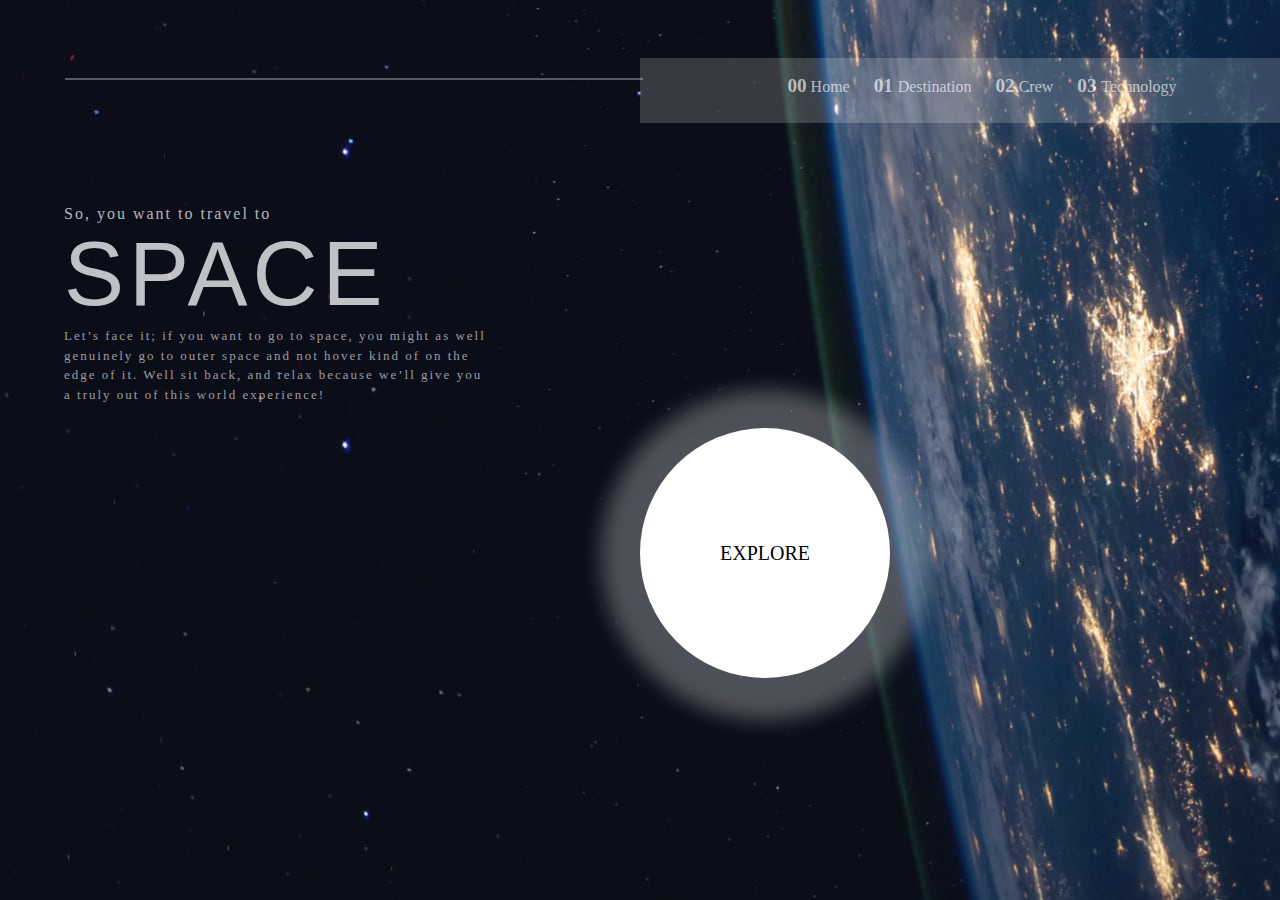
<file: index.html>
<!DOCTYPE html>
<html lang="en">
<head>
  <meta charset="UTF-8">
  <meta name="viewport" content="width=device-width, initial-scale=1.0">

  <link rel="icon" type="image/png" sizes="32x32" href="./assets/favicon-32x32.png">
  <link rel="stylesheet" href="style.css">
  
  <title>Frontend Mentor | Space tourism website</title>
</head>
<body>
  <div class="container">
    <div  class="nav-line"><hr></div>
<div class="nav">
  <a><span class="bold">00</span> Home</a>
  <a href="destination-moon.html"><span class="bold">01 </span>Destination</a>
  <a href="crew-specialist.html"><span class="bold">02</span> Crew</a>
  <a><span class="bold">03&nbsp;</span>Technology</a>
</div>
<!--Mobile menu view starts here-->
<div class="mobile-menu" id="myMenu">
<button class="close" onclick="closeNav()"> &times;</button>
<a href="index.html"><span class="bold">00</span> Home</a>
<a href="destination-moon.html"><span class="bold">01 </span>Destination</a>
<a href="crew-specialist.html"><span class="bold">02</span> Crew</a>
<a href="technology-vehicle.html"><span class="bold">03</span>Technology</a>
</div>
<button onclick="openNav()">&#9776;</button>
<br> <!--end of mobile nav-->
<div class="intro">
  <h4>So, you want to travel to</h4>
  <h1>SPACE</h1>
  <p>Let’s face it; if you want to go to space, you might as well<br>
  genuinely go to outer space and not hover kind of on the <br>
  edge of it. Well sit back, and relax because we’ll give you <br>
  a truly out of this world experience!</p>
</div>
<div class="circle">
  <h2 class="explore">EXPLORE</h2>
</div>

</div>
<script src="script.js"></script>
</body>
</html>
</file>
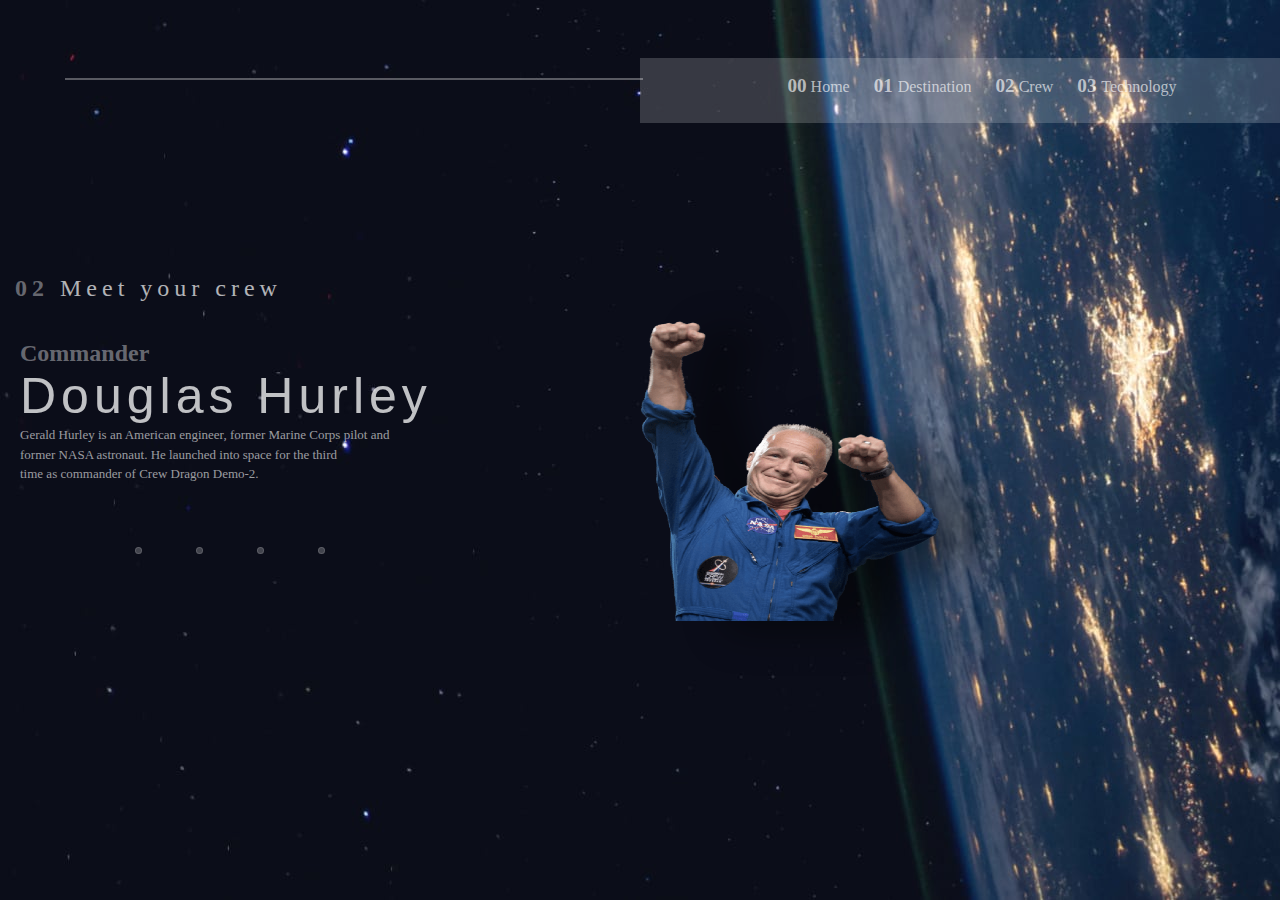
<file: crew-commander.html>
<!DOCTYPE html>
<html lang="en">
<head>
  <meta charset="UTF-8">
  <meta name="viewport" content="width=device-width, initial-scale=1.0">

  <link rel="icon" type="image/png" sizes="32x32" href="./assets/favicon-32x32.png">
  <link rel="stylesheet" href="style.css">
  <title>Frontend Mentor | Space tourism website</title>
</head>
<body background="assets/crew/background-crew-desktop.jpg">
  <div class="container">
    <div  class="nav-line"><hr></div>
<div class="nav">
  <a href="index.html"><span class="bold">00</span> Home</a>
  <a  href="destination-moon.html"><span class="bold">01 </span>Destination</a>
  <a href="crew-specialist.html"><span class="bold">02</span> Crew</a>
  <a href="technology-vehicle.html"><span class="bold"> 03 </span>Technology</a>
</div>
<div class="mobile-menu" id="myMenu">
  <button class="close" onclick="closeNav()"> &times;</button>
  <a href="index.html"><span class="bold">00</span> Home</a>
  <a href="destination-moon.html"><span class="bold">01 </span>Destination</a>
  <a href="crew-specialist.html"><span class="bold">02</span> Crew</a>
  <a href="technology-vehicle.html"><span class="bold"> 03 </span>Technology</a>
  </div>
  <button onclick="openNav()">&#9776;</button>
<br>
<div class="crew-mem">
<img src="assets/crew/image-douglas-hurley.png" height="300px"width="300px">
</div>
<h2 class="meet-crew"><span class="zero2">02</span> Meet your crew</h2> <br>
<div class="info">
  <h2 class="job">Commander</h2>
  <h1 class="name">Douglas Hurley</h1>

  <p> Gerald Hurley is an American engineer, former Marine Corps pilot 
  and <br>former NASA astronaut. He launched into space for the third <br>time as 
  commander of Crew Dragon Demo-2.</p>
</div>

<div class="scroll-nav">
  

<a href="crew-specialist.html"><div class="slide-scroll"></div> 
</a>


  <a href="crew-pilot.html"> <div class="slide-scroll" ></div> 
</a>


  <a href="crew-engineer.html"><div class="slide-scroll"></div>
  </a>


  <a href="crew-commander.html"><div class="slide-scroll"></div>
  </a>


</div>

</div>
</div>
<script src="script.js"></script>
</body>
</html>
</file>
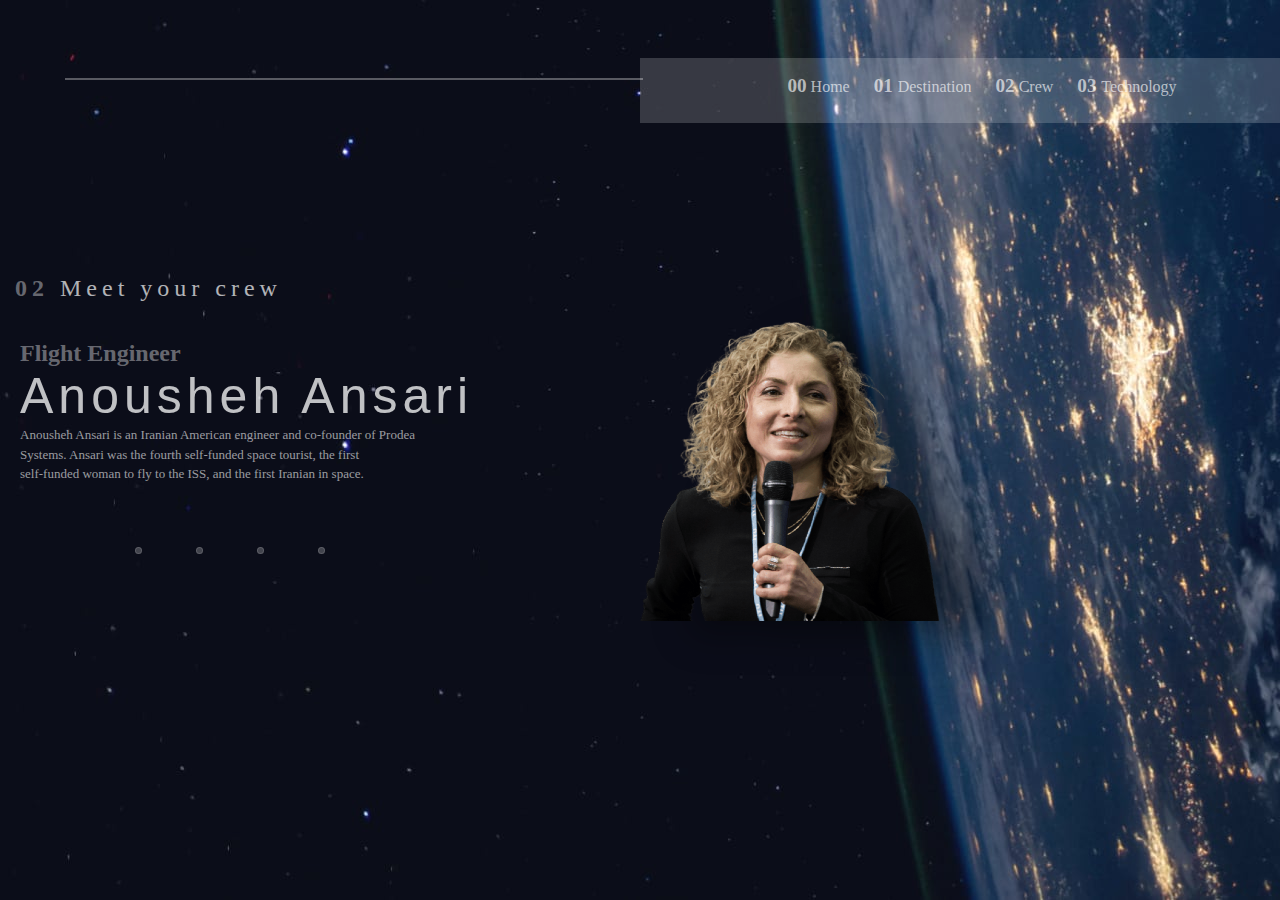
<file: crew-engineer.html>
<!DOCTYPE html>
<html lang="en">
<head>
  <meta charset="UTF-8">
  <meta name="viewport" content="width=device-width, initial-scale=1.0">

  <link rel="icon" type="image/png" sizes="32x32" href="./assets/favicon-32x32.png">
  <link rel="stylesheet" href="style.css">
  <title>Frontend Mentor | Space tourism website</title>
</head>
<body background="assets/crew/background-crew-desktop.jpg">
  <div class="container">
    <div  class="nav-line"><hr></div>
<div class="nav">
  <a href="index.html"><span class="bold">00</span> Home</a>
  <a  href="destination-moon.html"><span class="bold">01 </span>Destination</a>
  <a href="crew-specialist.html"><span class="bold">02</span> Crew</a>
  <a href="technology-vehicle.html"><span class="bold"> 03 </span>Technology</a>
</div>
<div class="mobile-menu" id="myMenu">
  <button class="close" onclick="closeNav()"> &times;</button>
  <a href="index.html"><span class="bold">00</span> Home</a>
  <a href="destination-moon.html"><span class="bold">01 </span>Destination</a>
  <a href="crew-specialist.html"><span class="bold">02</span> Crew</a>
  <a href="technology-vehicle.html"><span class="bold"> 03 </span>Technology</a>
  </div>
  <button onclick="openNav()">&#9776;</button>
<br>
<div class="crew-mem">
<img src="assets/crew/image-anousheh-ansari.png" height="300px"width="300px">
</div>
<h2 class="meet-crew"><span class="zero2">02</span> Meet your crew</h2> <br>
<div class="info">
  <h2 class="job">Flight Engineer</h2>
  <h1 class="name">Anousheh Ansari</h1>

  <p>Anousheh Ansari is an Iranian American engineer and co-founder of Prodea <br>Systems. 
  Ansari was the fourth self-funded space tourist, the first <br>self-funded woman to 
  fly to the ISS, and the first Iranian in space. </p>
</div>

<div class="scroll-nav">
  

<a href="crew-specialist.html"><div class="slide-scroll"></div> 
</a>


  <a href="crew-pilot.html"> <div class="slide-scroll" ></div> 
</a>


  <a href="crew-engineer.html"><div class="slide-scroll"></div>
  </a>


  <a href="crew-commander.html"><div class="slide-scroll"></div>
  </a>


</div>

</div>
</div>
<script src="script.js"></script>
</body>
</html>
</file>
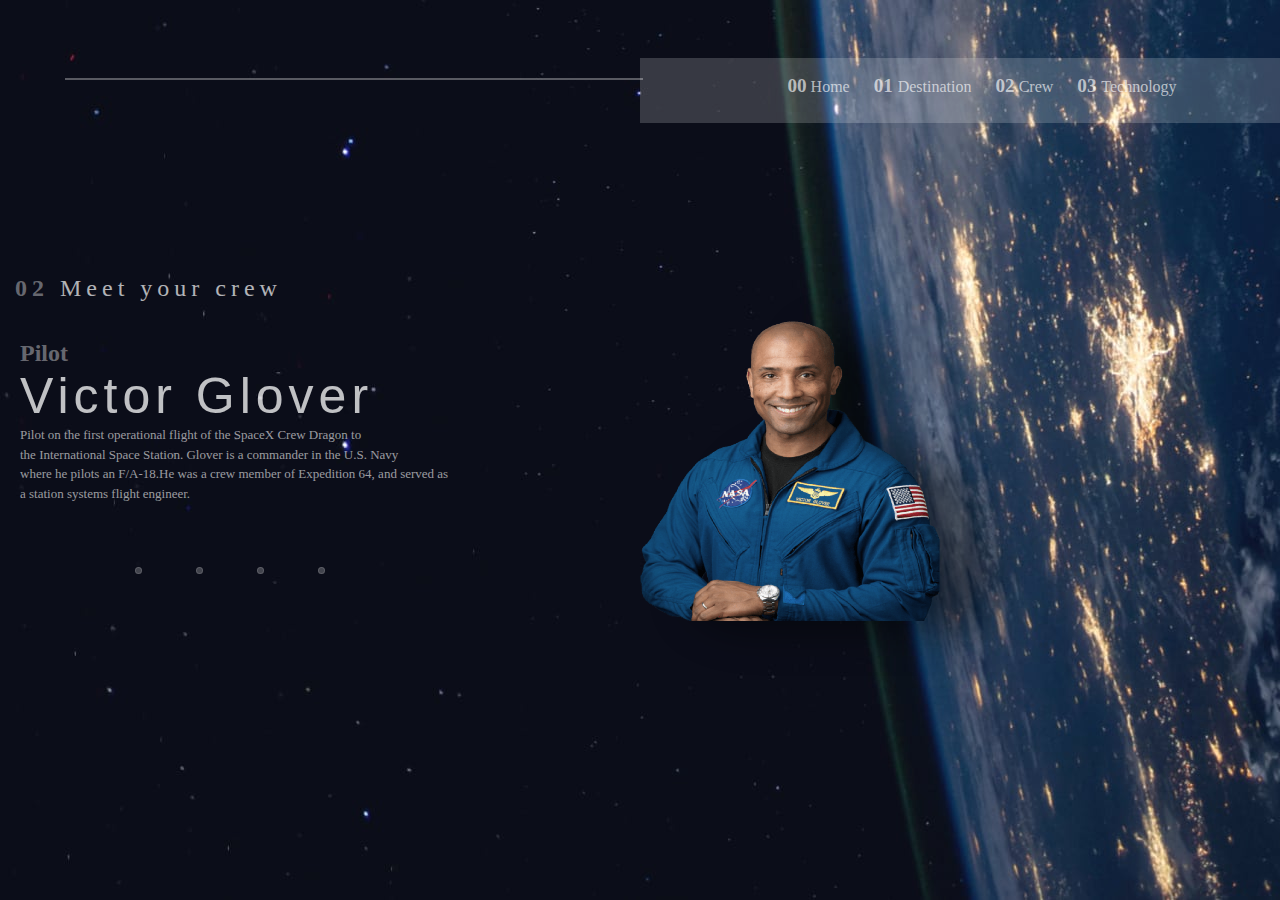
<file: crew-pilot.html>
<!DOCTYPE html>
<html lang="en">
<head>
  <meta charset="UTF-8">
  <meta name="viewport" content="width=device-width, initial-scale=1.0">

  <link rel="icon" type="image/png" sizes="32x32" href="./assets/favicon-32x32.png">
  <link rel="stylesheet" href="style.css">
  <title>Frontend Mentor | Space tourism website</title>
</head>

  <body background="assets/crew/background-crew-desktop.jpg">
    <div class="container">
      <div  class="nav-line"><hr></div>
  <div class="nav">
    <a href="index.html"><span class="bold">00</span> Home</a>
    <a  href="destination-moon.html"><span class="bold">01 </span>Destination</a>
    <a href="crew-specialist.html"><span class="bold">02</span> Crew</a>
    <a href="technology-vehicle.html"><span class="bold"> 03 </span>Technology</a>
  </div>
  <div class="mobile-menu" id="myMenu">
    <button class="close" onclick="closeNav()"> &times;</button>
    <a href="index.html"><span class="bold">00</span> Home</a>
    <a href="destination-moon.html"><span class="bold">01 </span>Destination</a>
    <a href="crew-specialist.html"><span class="bold">02</span> Crew</a>
    <a href="technology-vehicle.html"><span class="bold"> 03 </span>Technology</a>
    </div>
    <button onclick="openNav()">&#9776;</button>
  <br>
  <div class="crew-mem">
  <img src="assets/crew/image-victor-glover.png" height="300px"width="300px">
  </div>
  <h2 class="meet-crew"><span class="zero2">02</span> Meet your crew</h2> <br>
  <div class="info">

    <h2 class="job">Pilot</h2>
    <h1 class="name">Victor Glover</h1>

  <p>Pilot on the first operational flight of the SpaceX Crew Dragon to <br>the 
  International Space Station. Glover is a commander in the U.S. Navy<br> where 
  he pilots an F/A-18.He was a crew member of Expedition 64, and served as<br> a 
  station systems flight engineer. </p>
</div>

<div class="scroll-nav">
  

<a href="crew-specialist.html"><div  class="slide-scroll"></div> 
</a>


  <a href="crew-pilot.html"> <div class="slide-scroll" ></div> 
</a>


  <a href="crew-engineer.html"><div class="slide-scroll"></div>
  </a>


  <a href="crew-commander.html"><div class="slide-scroll"></div>
  </a>


</div>

</div>
</div>
<script src="script.js"></script>
</body>
</html>
</file>
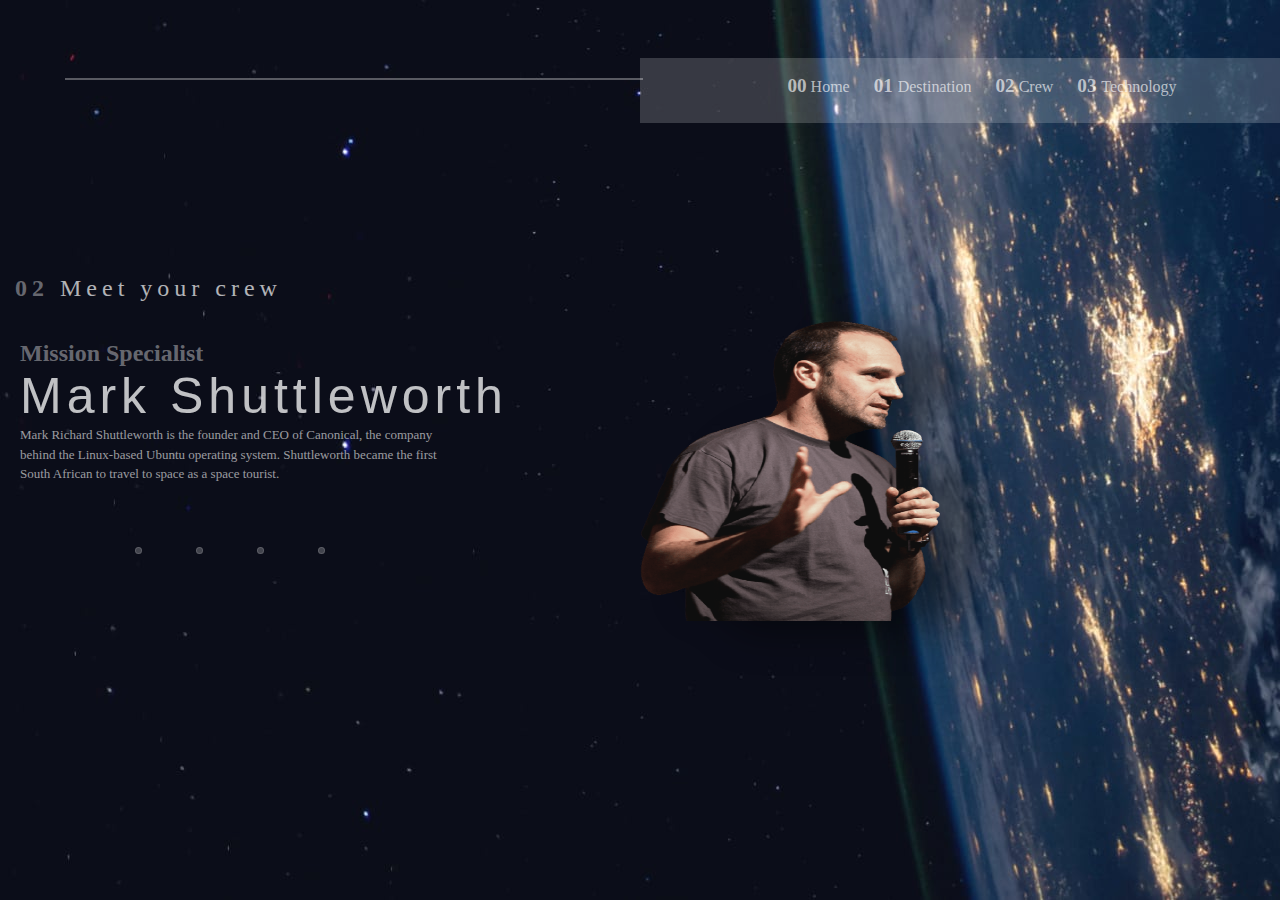
<file: crew-specialist.html>
<!DOCTYPE html>
<html lang="en">
<head>
  <meta charset="UTF-8">
  <meta name="viewport" content="width=device-width, initial-scale=1.0">

  <link rel="icon" type="image/png" sizes="32x32" href="./assets/favicon-32x32.png">
  <link rel="stylesheet" href="style.css">
  <title>Frontend Mentor | Space tourism website</title>
</head>
<body background="assets/crew/background-crew-desktop.jpg">
  <div class="container">
    <div  class="nav-line"><hr></div>
<div class="nav">
  <a href="index.html"><span class="bold">00</span> Home</a>
  <a  href="destination-moon.html"><span class="bold">01 </span>Destination</a>
  <a href="crew-specialist.html"><span class="bold">02</span> Crew</a>
  <a href="technology-vehicle.html"><span class="bold"> 03 </span>Technology</a>
</div>
<div class="mobile-menu" id="myMenu">
  <button class="close" onclick="closeNav()"> &times;</button>
  <a href="index.html"><span class="bold">00</span> Home</a>
  <a href="destination-moon.html"><span class="bold">01 </span>Destination</a>
  <a href="crew-specialist.html"><span class="bold">02</span> Crew</a>
  <a href="technology-vehicle.html"><span class="bold"> 03 </span>Technology</a>
  </div>
  <button onclick="openNav()">&#9776;</button>
<br>
<div class="crew-mem">
<img src="assets/crew/image-mark-shuttleworth.png" height="300px"width="300px">
</div>
<h2 class="meet-crew"><span class="zero2">02</span> Meet your crew</h2> <br>
<div class="info">
  <h2 class="job">Mission Specialist</h2>
  <h1 class="name">Mark Shuttleworth</h1>

  <p>Mark Richard Shuttleworth is the founder and CEO of Canonical, the company <br>behind 
  the Linux-based Ubuntu operating system. Shuttleworth became the first <br>South 
  African to travel to space as a space tourist.</p>
</div>

<div class="scroll-nav">
  

<a href="crew-specialist.html"><div class="slide-scroll"></div> 
</a>


  <a href="crew-pilot.html"> <div class="slide-scroll" ></div> 
</a>


  <a href="crew-engineer.html"><div class="slide-scroll"></div>
  </a>


  <a href="crew-commander.html"><div class="slide-scroll"></div>
  </a>


</div>
  </div>
  </div>
  <script src="script.js"></script>
</body>
</html>
</file>
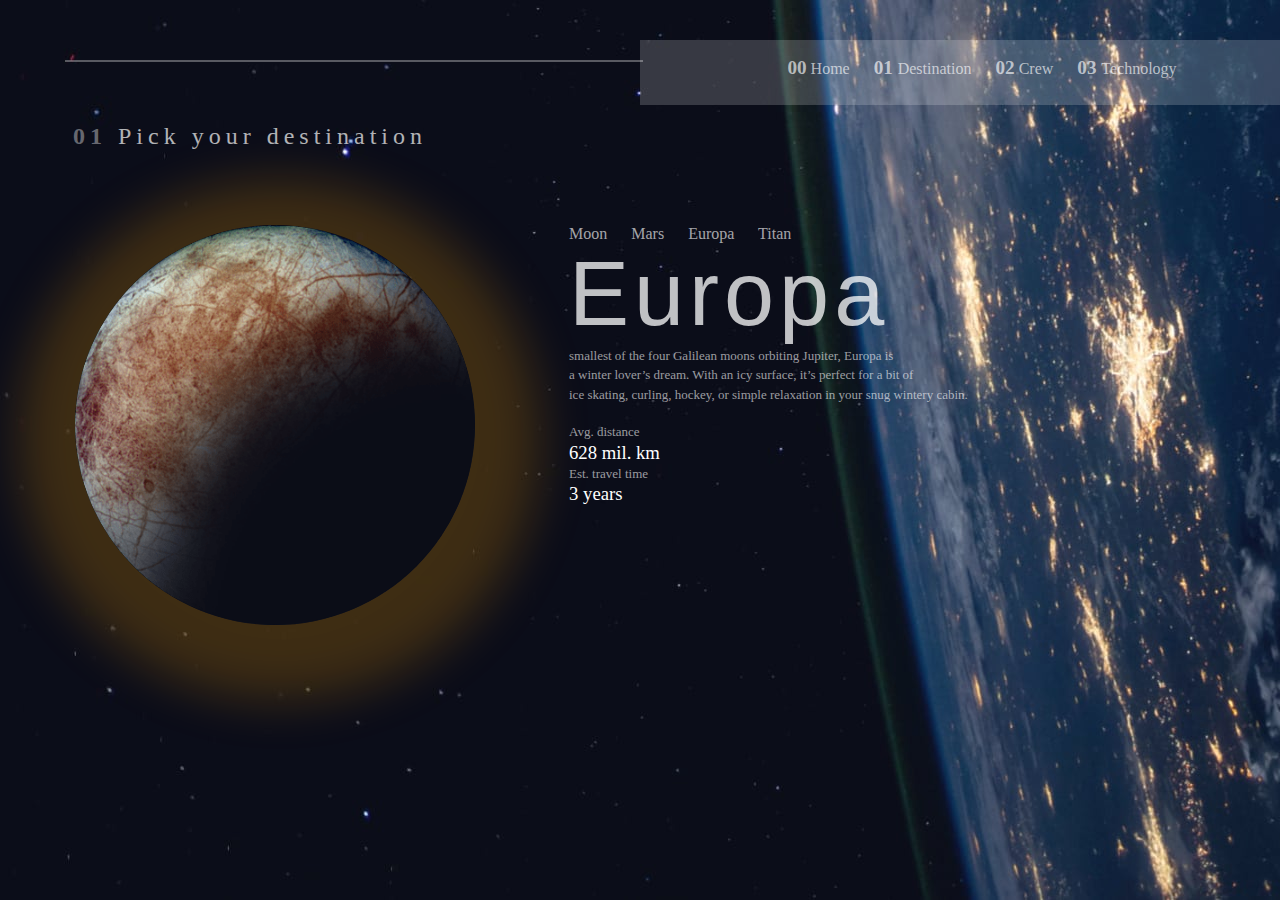
<file: destination-europa.html>
<!DOCTYPE html>
<html lang="en">
<head>
  <meta charset="UTF-8">
  <meta name="viewport" content="width=device-width, initial-scale=1.0">

  <link rel="icon" type="image/png" sizes="32x32" href="./assets/favicon-32x32.png">
  <link rel="stylesheet" href="style.css">
  <title>Frontend Mentor | Space tourism website</title>
</head>
<body background="assets/destination/background-destination-desktop.jpg">

  <div class="container01">
    <div  class="nav-line"><hr></div>
<div class="nav">

  <a href="index.html"><span class="bold">00</span> Home</a>
  <a  href="destination-moon.html"><span class="bold">01 </span>Destination</a>
  <a href="crew-specialist.html"><span class="bold">02</span> Crew</a>
  <a href="technology-vehicle.html"><span class="bold"> 03 </span>Technology</a>
</div>
<div class="mobile-menu" id="myMenu">
  <button class="close" onclick="closeNav()"> &times;</button>
  <a href="index.html"><span class="bold">00</span> Home</a>
  <a href="destination-moon.html"><span class="bold">01 </span>Destination</a>
  <a href="crew-specialist.html"><span class="bold">02</span> Crew</a>
  <a href="technology-vehicle.html"><span class="bold"> 03 </span>Technology</a>
  </div>
  <button onclick="openNav()">&#9776;</button>
<br>
  <div class="left">
  <h2 class="title"><span class="zero1">01 </span> Pick your destination</h2>
<img id="europa"class="planet" src="assets/destination/image-europa.png" alt="europa" width="400px" height="400px">
  </div>
  <div class="right">
    <div class="nav1">
  <a href="destination-moon.html">Moon</a>
  <a href="destination-mars.html">Mars</a>
  <a>Europa</a>
  <a href="destination-titan.html">Titan</a>

  
  <h1>Europa</h1>

  <p> smallest of the four Galilean moons orbiting Jupiter, Europa is <br> a 
  winter lover’s dream. With an icy surface, it’s perfect for a bit of <br>
  ice skating, curling, hockey, or simple relaxation in your snug 
  wintery cabin.</p>
  <br>
<div class="facts">
  <p>Avg. distance</p>
  <h3>628 mil. km</h3>

  <p>Est. travel time</p>
  <h3>3 years</h3>
</div>
</div>
</div>
</div>
<script src="script.js"></script>
</body>
</html>
</file>
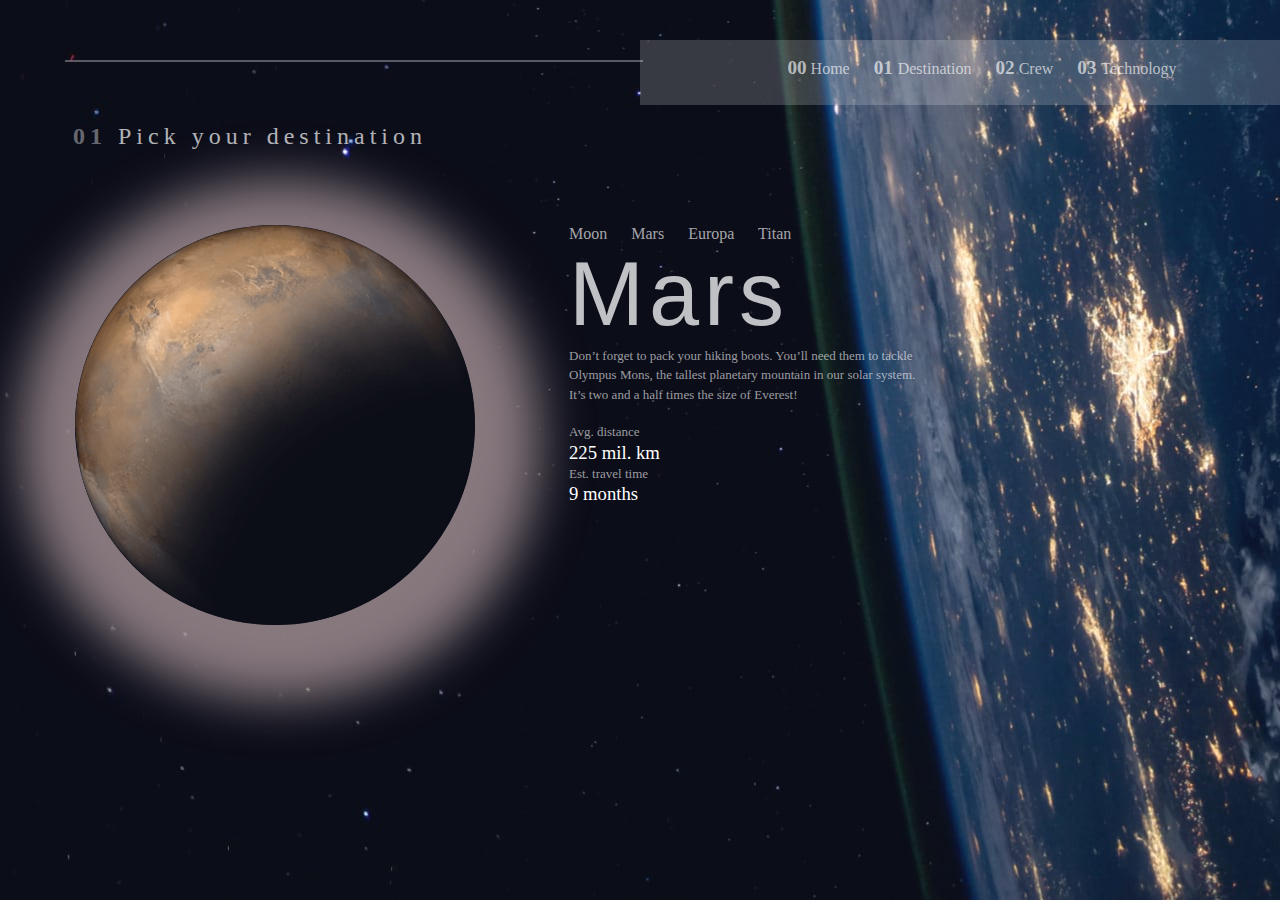
<file: destination-mars.html>
<!DOCTYPE html>
<html lang="en">
<head>
  <meta charset="UTF-8">
  <meta name="viewport" content="width=device-width, initial-scale=1.0">

  <link rel="icon" type="image/png" sizes="32x32" href="./assets/favicon-32x32.png">
  <link rel="stylesheet" href="style.css">
  <title>Frontend Mentor | Space tourism website</title>
</head>
<body background="assets/destination/background-destination-desktop.jpg" width="400px" height="400px">

  
  <div class="container01">
    <div  class="nav-line"><hr></div>
<div class="nav">

  <a href="index.html"><span class="bold">00</span> Home</a>
  <a  href="destination-moon.html"><span class="bold">01 </span>Destination</a>
  <a href="crew-specialist.html"><span class="bold">02</span> Crew</a>
  <a href="technology-vehicle.html"><span class="bold"> 03 </span>Technology</a>
</div>
<div class="mobile-menu" id="myMenu">
  <button class="close" onclick="closeNav()"> &times;</button>
  <a href="index.html"><span class="bold">00</span> Home</a>
  <a href="destination-moon.html"><span class="bold">01 </span>Destination</a>
  <a href="crew-specialist.html"><span class="bold">02</span> Crew</a>
  <a href="technology-vehicle.html"><span class="bold"> 03 </span>Technology</a>
  </div>
  <button onclick="openNav()">&#9776;</button>
<br>
  <div class="left">
  <h2 class="title"><span class="zero1">01 </span> Pick your destination</h2>
<img id="mars"class="planet" src="assets/destination/image-mars.png" alt="mars" width="400px" height="400px">
  </div>
  <div class="right">
    <div class="nav1">
  <a href="destination-moon.html">Moon</a>
  <a>Mars</a>
  <a href="destination-europa.html">Europa</a>
  <a href="destination-titan.html">Titan</a>
</div>
  

<h1>Mars</h1>

<p>Don’t forget to pack your hiking boots. You’ll need them to tackle <br> Olympus Mons, 
  the tallest planetary mountain in our solar system. <br>It’s two and a half times 
  the size of Everest!</p> <br>
<div class="facts">
  <p>Avg. distance</p>
  <h3>225 mil. km</h3> 

<p>Est. travel time</p>
  <h3>9 months</h3>
  </div>
  </div>
  </div>
  </div>
  <script src="script.js"></script>
</body>
</html>
</file>
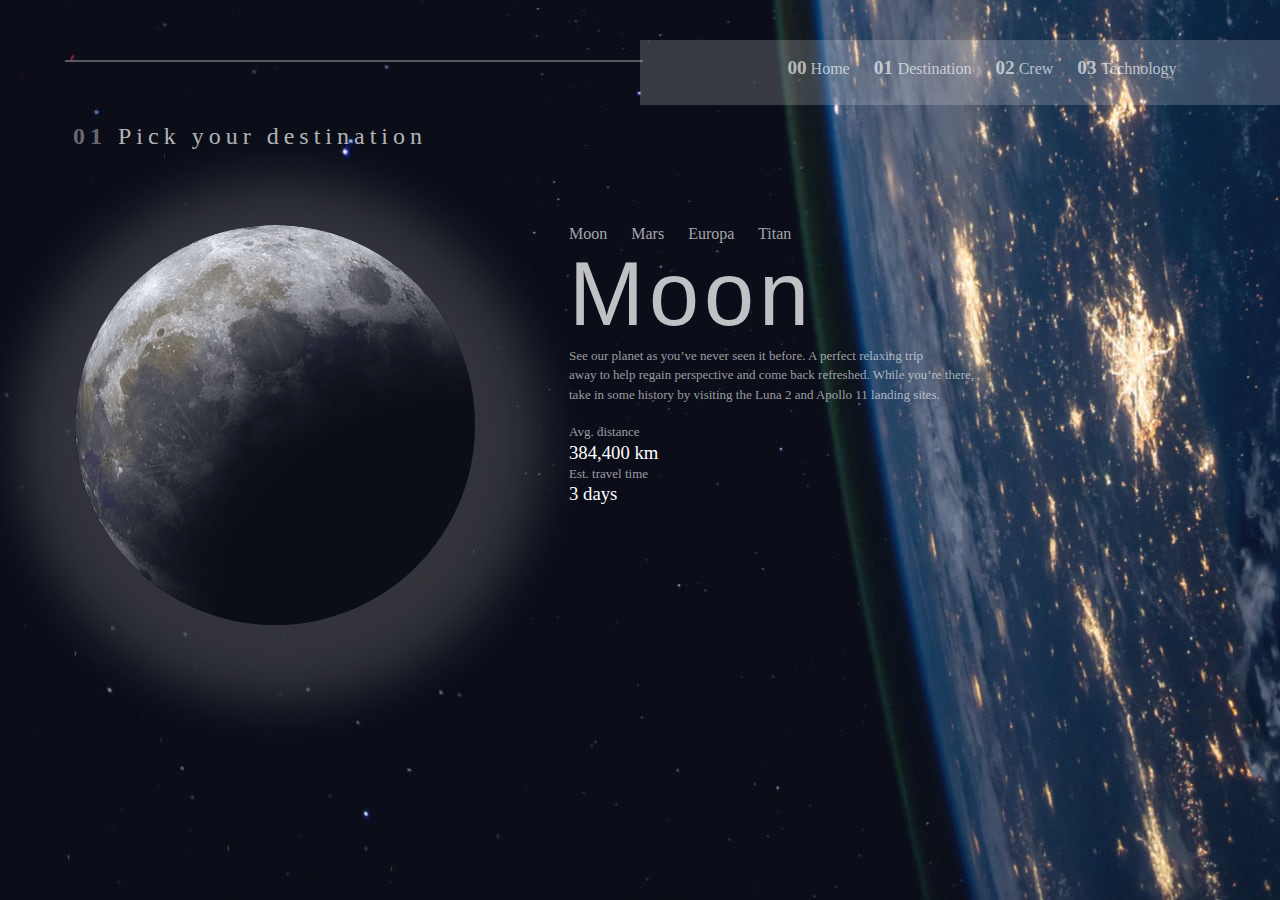
<file: destination-moon.html>
<!DOCTYPE html>
<html lang="en">
<head>
  <meta charset="UTF-8">
  <meta name="viewport" content="width=device-width, initial-scale=1.0">

  <link rel="icon" type="image/png" sizes="32x32" href="./assets/favicon-32x32.png">
  <link rel="stylesheet" href="style.css">
  <title>Frontend Mentor | Space tourism website</title>
</head>
<body background="assets/destination/background-destination-desktop.jpg">

  <div class="container01">
    <div  class="nav-line"><hr></div>
<div class="nav">

  <a href="index.html"><span class="bold">00</span> Home</a>
  <a  href="destination-moon.html"><span class="bold">01 </span>Destination</a>
  <a href="crew-specialist.html"><span class="bold">02</span> Crew</a>
  <a href="technology-vehicle.html"><span class="bold"> 03 </span>Technology</a>
</div>
<div class="mobile-menu" id="myMenu">
  <button class="close" onclick="closeNav()"> &times;</button>
  <a href="index.html"><span class="bold">00</span> Home</a>
  <a href="destination-moon.html"><span class="bold">01 </span>Destination</a>
  <a href="crew-specialist.html"><span class="bold">02</span> Crew</a>
  <a href="technology-vehicle.html"><span class="bold"> 03 </span>Technology</a>
  </div>
  <button onclick="openNav()">&#9776;</button>
<br>
  <div class="left">
  <h2 class="title"><span class="zero1">01 </span> Pick your destination</h2>
<img id="moon"class="planet" src="assets/destination/image-moon.png" alt="moon" width="400px" height="400px">
  </div>
  <div class="right">
    <div class="nav1">
  <a>Moon</a>
  <a href="destination-mars.html">Mars</a>
  <a href="destination-europa.html">Europa</a>
  <a href="destination-titan.html">Titan</a>
</div>
  <h1>Moon</h1>

  <p>See our planet as you’ve never seen it before. A perfect relaxing trip <br>
  away to help regain perspective and come back refreshed. While you’re there, <br>
  take in some history by visiting the Luna 2 and Apollo 11 landing sites.</p>
  <br>
  <div class="facts">
  <p>Avg. distance</p>
  <h3>384,400 km</h3>

  <p>Est. travel time</p>
  <h3>3 days</h3>
  </div>
</div>
</div>
<script src="script.js"></script>
</body>
</html>
</file>
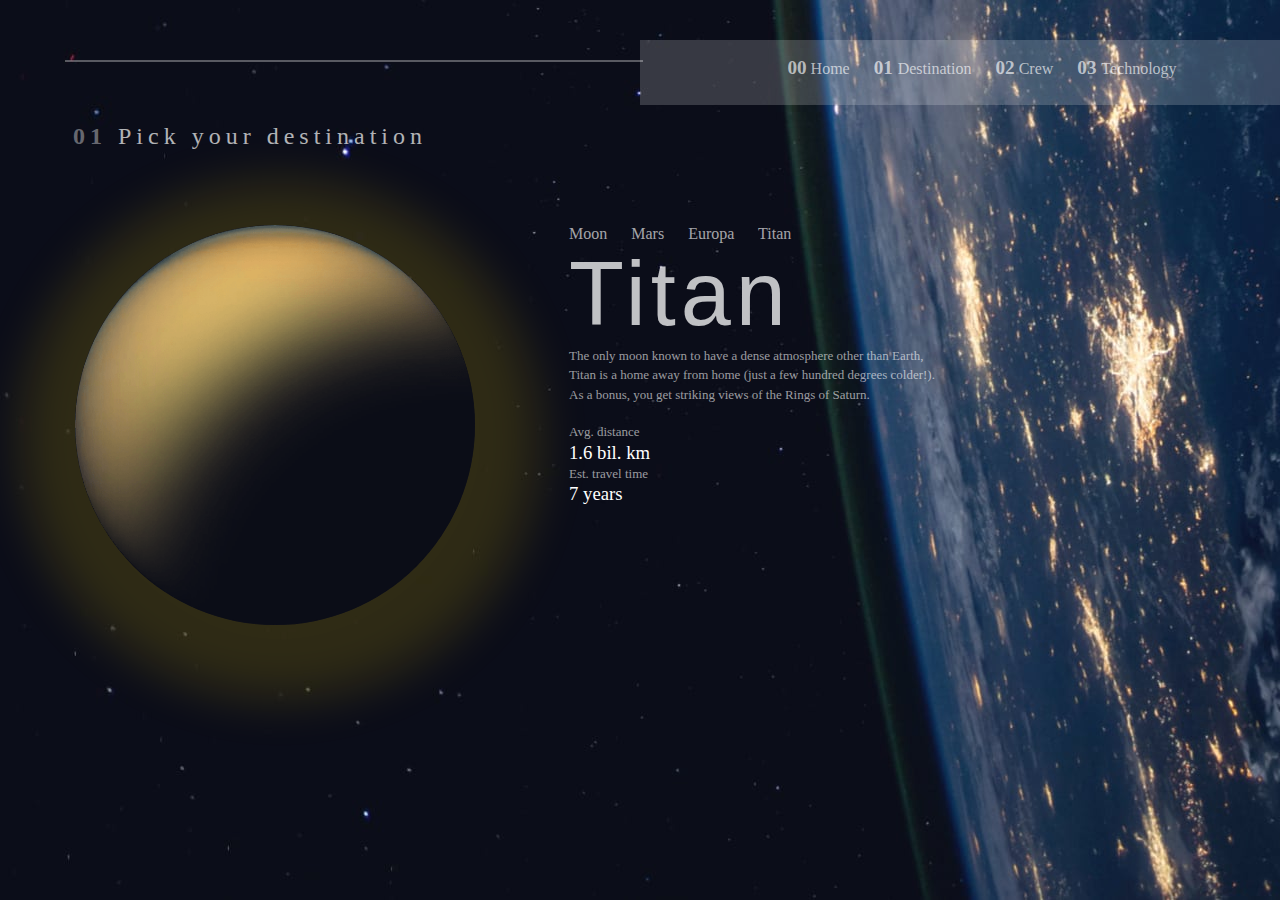
<file: destination-titan.html>
<!DOCTYPE html>
<html lang="en">
<head>
  <meta charset="UTF-8">
  <meta name="viewport" content="width=device-width, initial-scale=1.0">

  <link rel="icon" type="image/png" sizes="32x32" href="./assets/favicon-32x32.png">
  <link rel="stylesheet" href="style.css">
  <title>Frontend Mentor | Space tourism website</title>
</head>
<body background="assets/destination/background-destination-desktop.jpg">

  <div class="container01">
    <div  class="nav-line"><hr></div>
<div class="nav">

  <a href="index.html"><span class="bold">00</span> Home</a>
  <a href="destination-moon.html"><span class="bold">01 </span>Destination</a>
  <a href="crew-specialist.html"><span class="bold">02</span> Crew</a>
  <a href="technology-vehicle.html"><span class="bold"> 03 </span>Technology</a>
</div>
<div class="mobile-menu" id="myMenu">
  <button class="close" onclick="closeNav()"> &times;</button>
  <a href="index.html"><span class="bold">00</span> Home</a>
  <a href="destination-moon.html"><span class="bold">01 </span>Destination</a>
  <a href="crew-specialist.html"><span class="bold">02</span> Crew</a>
  <a href="technology-vehicle.html"><span class="bold"> 03 </span>Technology</a>
  </div>
  <button onclick="openNav()">&#9776;</button>
<br>
  <div class="left">
  <h2 class="title"><span class="zero1">01 </span> Pick your destination</h2>
<img id="titan"class="planet" src="assets/destination/image-titan.png" alt="titan" width="400px" height="400px">
  </div>
  <div class="right">
    <div class="nav1">
  <a href="destination-moon.html">Moon</a>
  <a href="destination-mars.html">Mars</a>
  <a href="destination-europa.html">Europa</a>
  <a>Titan</a>
</div>

  <h1>Titan</h1>

  <p>The only moon known to have a dense atmosphere other than Earth, <br>Titan 
  is a home away from home (just a few hundred degrees colder!). <br>As a 
  bonus, you get striking views of the Rings of Saturn.</p>
<br>
  <div class="facts">
  <p>Avg. distance</p>
  <h3>1.6 bil. km</h3>

  <p>Est. travel time</p>
  <h3>7 years</h3>
</div>
</div>
</div>
<script src="script.js"></script>
</body>
</html>
</file>
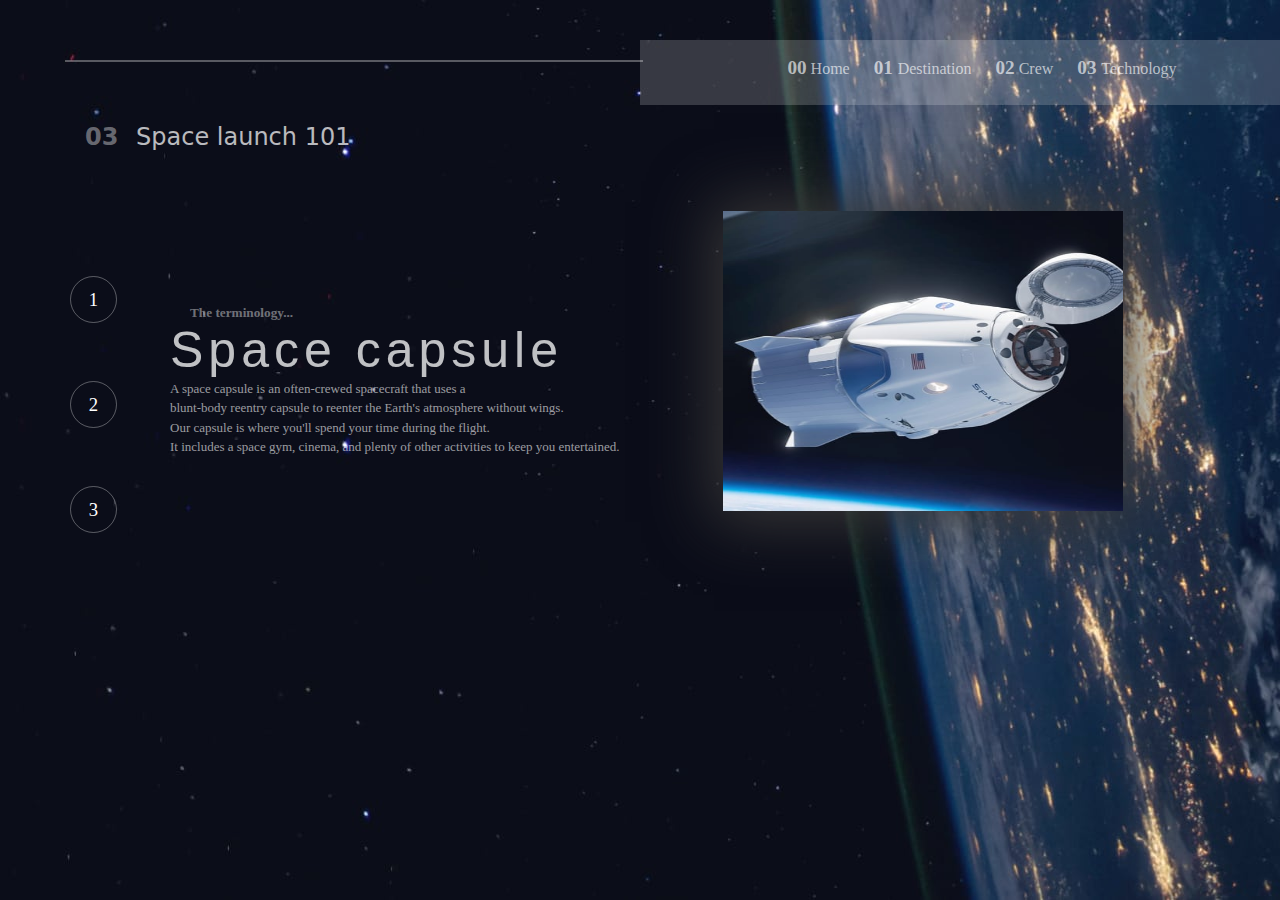
<file: technology-capsule.html>
<!DOCTYPE html>
<html lang="en">
<head>
  <meta charset="UTF-8">
  <meta name="viewport" content="width=device-width, initial-scale=1.0">

  <link rel="icon" type="image/png" sizes="32x32" href="./assets/favicon-32x32.png">
  <link rel="stylesheet" href="style.css">
  <title>Frontend Mentor | Space tourism website</title>
</head>
<body background="assets/technology/background-technology-desktop.jpg">

  <div class="container01">
    <div  class="nav-line"><hr></div>
<div class="nav">

  <a href="index.html"><span class="bold">00</span> Home</a>
  <a href="destination-moon.html"><span class="bold">01 </span>Destination</a>
  <a href="crew-specialist.html"><span class="bold">02</span> Crew</a>
  <a href="technology-vehicle.html"><span class="bold"> 03 </span>Technology</a>
</div>
<div class="mobile-menu" id="myMenu">
  <button class="close" onclick="closeNav()"> &times;</button>
  <a href="index.html"><span class="bold">00</span> Home</a>
  <a href="destination-moon.html"><span class="bold">01 </span>Destination</a>
  <a href="crew-specialist.html"><span class="bold">02</span> Crew</a>
  <a href="technology-vehicle.html"><span class="bold"> 03 </span>Technology</a>
  </div>
  <button onclick="openNav()">&#9776;</button>
<br>
<h2 class="space-launch"> <span class="zero3">03</span> Space launch 101</h2>
<div class="tech-container">
  <a href="technology-vehicle.html"><h3 class="tech-page123">1</h3></a>
  <a href="technology-spaceport.html"><h3 class="tech-page123">2</h3></a>
  <a href="technology-capsule.html"><h3 class="tech-page123">3</h3></a>
  

  <h5 class="pre-title">The terminology...</h5>
  <h1 class="tech-title">Space capsule</h1>

  <p class="tech-paragraph">A space capsule is an often-crewed spacecraft that uses a <br>blunt-body reentry 
  capsule to reenter the Earth's atmosphere without wings.<br> Our capsule is where 
  you'll spend your time during the flight.<br> It includes a space gym, cinema, 
  and plenty of other activities to keep you entertained.</p>
  </div>
  <img class="tech-img"src="assets/technology/image-space-capsule-portrait.jpg" 
  alt="spaceport landscape" width="400px"height="300px">
  </div>
  <script src="script.js"></script>
</body>
</html>
</file>
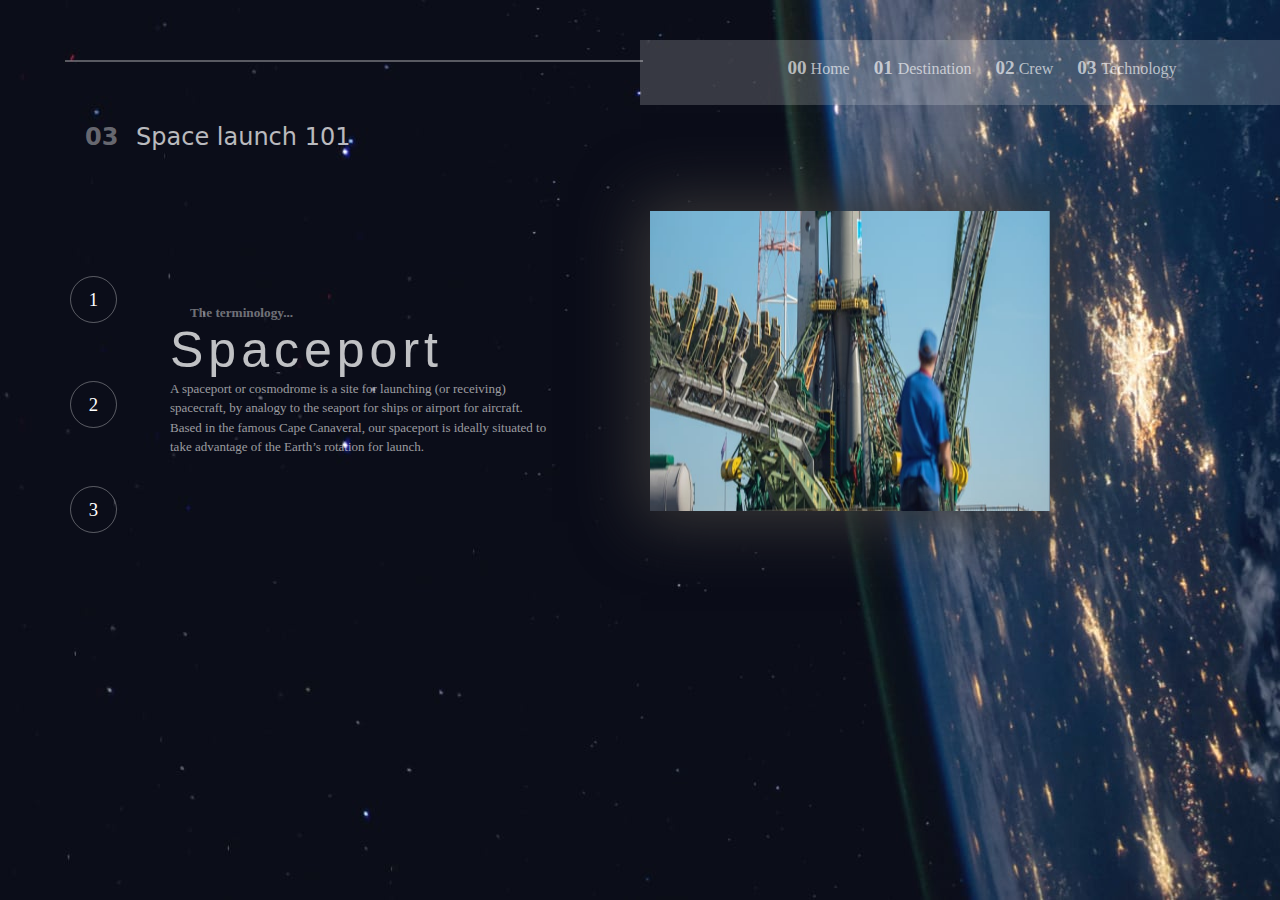
<file: technology-spaceport.html>
<!DOCTYPE html>
<html lang="en">
<head>
  <meta charset="UTF-8">
  <meta name="viewport" content="width=device-width, initial-scale=1.0">

  <link rel="icon" type="image/png" sizes="32x32" href="./assets/favicon-32x32.png">
  <link rel="stylesheet" href="style.css">
  <title>Frontend Mentor | Space tourism website</title>
</head>
<body background="assets/technology/background-technology-desktop.jpg">

  <div class="container01">
    <div  class="nav-line"><hr></div>
<div class="nav">

  <a href="index.html"><span class="bold">00</span> Home</a>
  <a href="destination-moon.html"><span class="bold">01 </span>Destination</a>
  <a href="crew-specialist.html"><span class="bold">02</span> Crew</a>
  <a href="technology-vehicle.html"><span class="bold"> 03 </span>Technology</a>
</div>
<div class="mobile-menu" id="myMenu">
<button class="close" onclick="closeNav()"> &times;</button>
<a href="index.html"><span class="bold">00</span> Home</a>
<a href="destination-moon.html"><span class="bold">01 </span>Destination</a>
<a href="crew-specialist.html"><span class="bold">02</span> Crew</a>
<a href="technology-vehicle.html"><span class="bold"> 03 </span>Technology</a>
</div>
<button onclick="openNav()">&#9776;</button>
<br>
<h2 class="space-launch"> <span class="zero3">03</span> Space launch 101</h2>
<div class="tech-container">
  <a href="technology-vehicle.html" ><h3 class="tech-page123">1</h3></a>
  <a href="technology-spaceport.html"><h3 class="tech-page123">2</h3></a>
  <a href="technology-capsule.html" ><h3 class="tech-page123">3</h3></a>
  

  <h5 class="pre-title">The terminology...</h5>
  <h1 class="tech-title">Spaceport</h1>

  <p class="tech-paragraph">A spaceport or cosmodrome is a site for launching (or receiving)<br> spacecraft, 
  by analogy to the seaport for ships or airport for aircraft. <br>Based in the 
  famous Cape Canaveral, our spaceport is ideally situated to <br>take advantage 
  of the Earth’s rotation for launch.</p>
  </div>
  <img class="tech-img"src="assets/technology/image-spaceport-landscape.jpg" 
  alt="spaceport landscape" width="400px"height="300px">
  </div>
  <script src="script.js"></script>
</body>
</html>
</file>
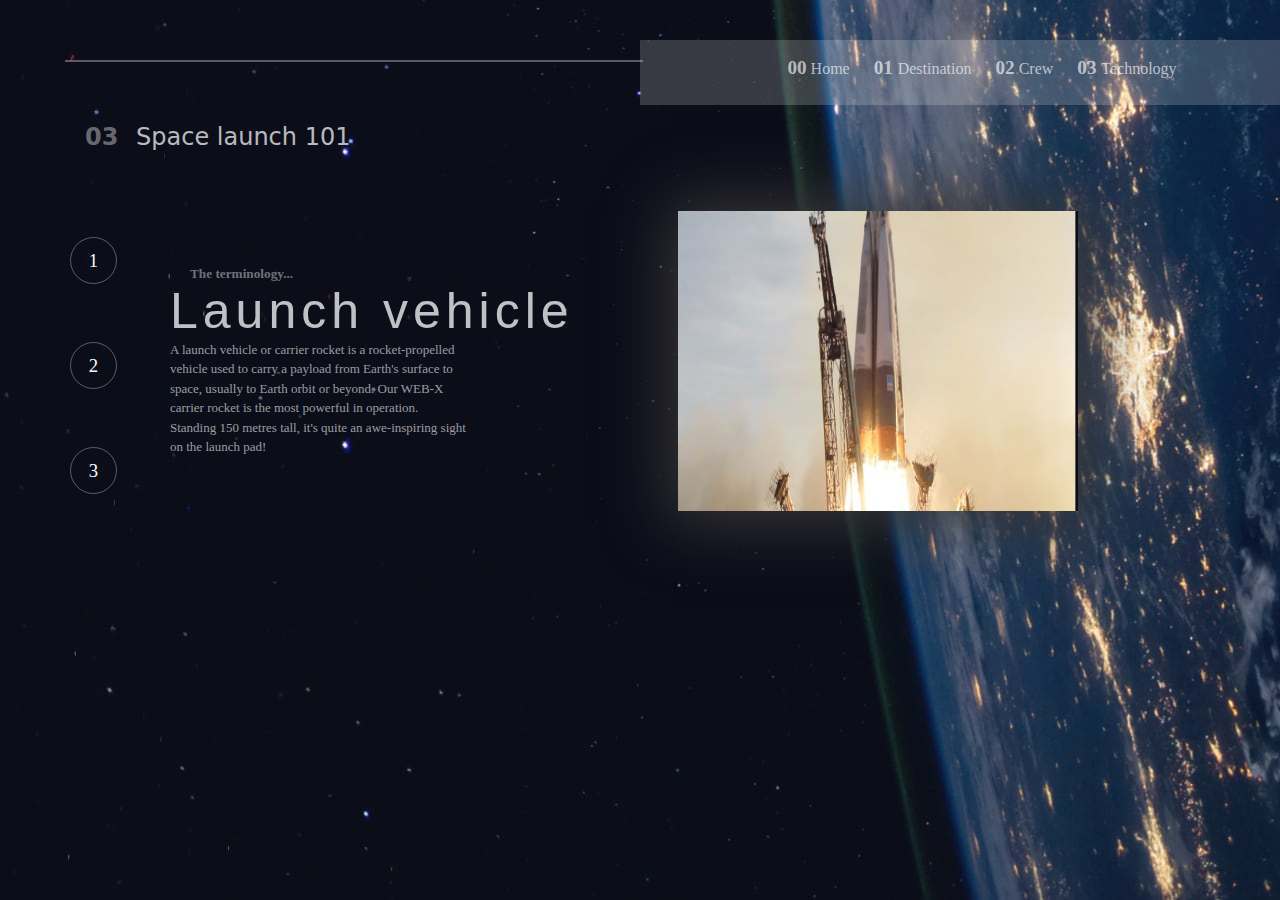
<file: technology-vehicle.html>
<!DOCTYPE html>
<html lang="en">
<head>
  <meta charset="UTF-8">
  <meta name="viewport" content="width=device-width, initial-scale=1.0">

  <link rel="icon" type="image/png" sizes="32x32" href="./assets/favicon-32x32.png">
  <link rel="stylesheet" href="style.css">
  <title>Frontend Mentor | Space tourism website</title>
</head>
<body background="assets/technology/background-technology-desktop.jpg">

  <div class="container01">
    <div  class="nav-line"><hr></div>
<div class="nav">

  <a href="index.html"><span class="bold">00</span> Home</a>
  <a href="destination-moon.html"><span class="bold">01 </span>Destination</a>
  <a href="crew-specialist.html"><span class="bold">02</span> Crew</a>
  <a href="technology-vehicle.html"><span class="bold"> 03 </span>Technology</a>
</div>
<div class="mobile-menu" id="myMenu">
<button class="close" onclick="closeNav()"> &times;</button>
<a href="index.html"><span class="bold">00</span> Home</a>
<a href="destination-moon.html"><span class="bold">01 </span>Destination</a>
<a href="crew-specialist.html"><span class="bold">02</span> Crew</a>
<a href="technology-vehicle.html"><span class="bold"> 03 </span>Technology</a>
</div>
<button onclick="openNav()">&#9776;</button>
<br>
<h2 class="space-launch"> <span class="zero3">03</span> Space launch 101</h2>
<div class="tech-container">
  <a  href="technology-vehicle.html"><h3 class="tech-page123">1</h3></a>
  <a href="technology-spaceport.html"><h3 class="tech-page123" >2</h3></a>
  <a  href="technology-capsule.html" ><h3 class="tech-page123">3</h3></a>


  <h5 class="pre-title">The terminology...</h5>
  <h1 class="tech-title">Launch vehicle</h1>

  <p class="tech-paragraph">A launch vehicle or carrier rocket is a rocket-propelled <br>vehicle used to carry a 
  payload from Earth's surface to <br>space, usually to Earth orbit or beyond. Our 
  WEB-X <br>carrier rocket is the most powerful in operation. <br>Standing 150 metres tall, 
  it's quite an awe-inspiring sight <br>on the launch pad!</p>
  </div>
  <img class="tech-img"src="assets/technology/image-launch-vehicle-landscape.jpg" 
  alt="launch vehicle" width="400px"height="300px">
  </div>
  <script src="script.js"></script>
</body>
</html>
</file>
<file: style.css>
*{
    margin: 0px;
    padding: 0px;
}
body {
    background-image: url("assets/home/background-home-desktop.jpg");
    background-repeat: no-repeat;
}

.container{
    color: white;
    margin-left: 70px;
    display:inline;
    
}
.nav {
    margin-top: 3%;
    margin-left: 50%;
    width: 55%;
    height: 65px;
    text-align: center;
    color: rgba(255, 255, 255, 0.638);
    background-color: rgba(255, 255, 255, 0.184);
    line-height: 345%;  

}
button {
    display: none;
}
.mobile-menu {
    display: none; /*does not display menu on desktop*/
}

hr {
    display:block;  
    border: 0.8px solid rgba(255, 255, 255, 0.323);
    width: 45%;
    position: relative;
    bottom: -60px;
    left: 65px;
}
a {
    display: inline;
    margin-right: 20px;
    text-align: center;
    text-decoration: none;
    color: rgba(255, 255, 255, 0.638);
}

.bold {
    font-size: larger;
    font-weight: bolder;
}


a:hover, a:active{
    cursor: pointer;
    border-bottom: 3px solid rgba(255, 255, 255, 0.834);
    width: 20px;
    margin-top: 10px;
}
.nav span{
    font-weight: bolder;
}
h1 {
    font-size: 90px;
    font-weight:250;
    letter-spacing: 5px;
    font-family:-apple-system, BlinkMacSystemFont, 'Segoe UI', Roboto, Oxygen, Ubuntu, Cantarell, 'Open Sans', 'Helvetica Neue', sans-serif;
    color: rgba(255, 255, 255, 0.746);
}
h4{
    font-weight: lighter;
    color: rgba(255, 255, 255, 0.706);
}
p{
    font-weight: lighter;
    color: rgba(255, 255, 255, 0.591);
    line-height: 1.5; /*to make space between each line here*/
    font-size: small;

}
.intro {
    letter-spacing: 2px;
    margin:5%;
}
.circle {
    background-color: white;
    border-radius: 50%;
    height: 250px;
    width: 250px;
    line-height: 250px; /*using line-height to center text in circle*/
    margin-left: 50%;
    margin-top: -40px;
    box-shadow: 1px 2px 20px 40px rgba(255, 255, 255, 0.279);
}
.explore {
    color: black;
    font-weight:lighter;
    font-size: 20px;
    text-align: center;

}
.zero1, .zero2, .zero3 {
color: rgba(255, 255, 255, 0.389);
font-weight: 550;

}
.left {
display: inline-block;
width: 500px;
height: 100px;

}
.right {
    display: inline-block;
    margin-left: 65px;
    position: relative;
    top: -200px;

}
h2,h3{
    color: white;
}
.nav1 {
    color: rgba(255, 255, 255, 0.662);
}
h3 {
    font-weight: lighter;

}
.title {
    font-weight: 100;
    text-align: center;
    color: rgba(255, 255, 255, 0.695);
    letter-spacing: 5px;

}
.planet {
margin: 75px;
animation: rotation 10s ease infinite;
animation-delay: 0s;
border-radius: 50%;/*to make box-shadow effect over round image work*/

}
#europa {
    box-shadow: 5px 15px 50px 60px rgba(255, 166, 0, 0.212);
}
#moon {
    box-shadow: 5px 15px 50px 60px rgba(128, 128, 128, 0.332);  
}
#mars {
    box-shadow: 5px 15px 50px 60px rgba(250, 218, 218, 0.523);
}
#titan{
    box-shadow: 5px 15px 50px 60px rgba(255, 217, 0, 0.15);  
}
@keyframes rotation {
    from {
        transform: rotate(0deg);
    }
    to {
        transform: rotate(360deg);
    }
}
.info{
display: inline-block;
width: 500px;
height: 100px;
margin-top: 50px;
margin: 20px;
}
.meet-crew{
    margin-top: -350px;
    margin-left: 15px;
    font-weight: 100;
    color: rgba(255, 255, 255, 0.695);
    letter-spacing: 5px;
}
.job{
color: rgba(255, 255, 255, 0.389);   
}
.name {
    font-size: 50px;
}
.crew-mem {
    display: inline-block;
    margin-left: 50%;
    margin-top: 180px;
    border-radius: 150px;
    filter: drop-shadow(50px 10px 20px rgba(0, 0, 0, 0.456));
}
.slide-scroll{
    display: inline-block;
    border: 1px solid rgba(255, 255, 255, 0.144);
    background-color: rgba(255, 255, 255, 0.228);
    height: 5px;
    width: 5px;
    border-radius: 50%;
    margin: 15px;
    

}

.slide-scroll:hover{
    height: 8px;
    width: 8px;
    cursor: pointer;
    background-color: white;
}

.scroll-nav a:hover{
    border-bottom: 0px;
}
.scroll-nav {
    margin-top: 50px;
    margin-left: 120px;
}
.tech-page123{
    border: solid .5px rgba(255, 255, 255, 0.327);
    border-radius: 50%;
    height: 45px;
    width: 45px;
    text-align: center;
    line-height: 45px;
    margin: 20px;
    display: block;
}
.tech-page123:hover{
    color: black;
    background-color: white;
    cursor: pointer;
}
.tech-paragraph {
    display:block;
    margin-left: 120px;
    margin-bottom: -100px;
}
.tech-container{
    display: inline-block;
    margin: 50px;
}
.tech-title{
    margin-top: -250px;
    margin-left: 120px;
    display: block;
    font-size: 50px;
}
.pre-title {
    color:rgba(255, 255, 255, 0.425);
    display: inline-block;
    position: relative;
    top: -250px;
    left: 120px;

}
.zero3{
    position: relative;
    left:-10px;
}
.space-launch {
    margin-left: 120px;
    font-weight: 250;
    font-family: system-ui, -apple-system, BlinkMacSystemFont, 'Segoe UI', Roboto, Oxygen, Ubuntu, Cantarell, 'Open Sans', 'Helvetica Neue', sans-serif;
    color: rgba(255, 255, 255, 0.719);
    position: relative;
    left:-25px;
}
.tech-img{
    display: inline-block;
    position: relative;
    left: 50px;
    top: 60px;
    box-shadow: 1px 1px 60px 10px rgb(57, 56, 56);
}
@media only screen and (max-width:800px){
    .nav{
        display: none;
    }
    .container{
        width: 100%;
        height: 100%;
    }
    button {
        display: inline;
        width: 50px;
        height: 50px;
        background-color: rgba(255, 255, 255, 0.075);
        color: white;
        border: none;
        border-radius: 10px;
        margin-left: 350px;
        margin-top: 20px;
        font-size: xx-large;
        
    }
    button:hover{
        cursor: pointer;
    }
    .close {
        background-color: rgba(240, 234, 234, 0.09);
        color: white;
        margin-left: -50px;/*position button on left corner*/
        font-size: xx-large;
    }
    .mobile-menu {
        width: 0;
        height: 300px;
        display:inline-block;
        position:fixed;
        z-index: 1;
        top: 0;
        left: 0;
        transition: 0.5s;
        background-color: rgba(1, 1, 17, 0.655);
        margin-left: 950px;
        overflow-x:hidden;
        padding: 60px;

    }
    .mobile-menu a {
        
        display: block;
        margin: 20px;
        margin-left: -40px;
        color: rgba(255, 255, 255, 0.786);
        transition: 0.3s;
        width: 120px;
    }
    .intro{
        margin-top: -210px;
        display: block;
    }
    .intro h4 {
    position: relative;
    top: 270px;
    }
    hr {
        display: none;
    }
    .circle {
        margin-left: 100px;
        margin-top: 40px;
    }
    .planet{
        width: 50%;
        height: auto;
    }
    .nav1{
        margin-top: 150px;
    }
    .right h1, p {
        margin: 5px;
    }
    .crew-mem img{
        width: 50%;
        height: auto;
        margin-bottom: 70px;
    }
    .meet-crew{
        margin-left: 100px;
    }
    .info{
        margin-left:10px;
    }
    .info h2{
        margin-top: 200px;
    }
    .info h1 {
        margin-top: 10px;
    }
    .scroll-nav{
        margin-top: 10px;
    }
    .tech-container{
        margin-left: 0px;
    }
    .tech-container  a h3 {
        display: inline-block;
        margin-top: -10px;
        margin: 5px;
        position: relative;
        left: 100px;

    }
    .tech-container a:hover{
        border-bottom: none;
    }
    .tech-container p {
        display: block;
        margin-top: 30px;
    }
    .tech-container  h5, h1 {
        display: block;
        margin-top: 275px;
    }
    .tech-img {
        display: block;
        width: 60%;
        height: auto;
        margin-top: -30px;
        margin-left: 70px;
    }
    p {
        font-size: 15px;
    }

}
</file>
